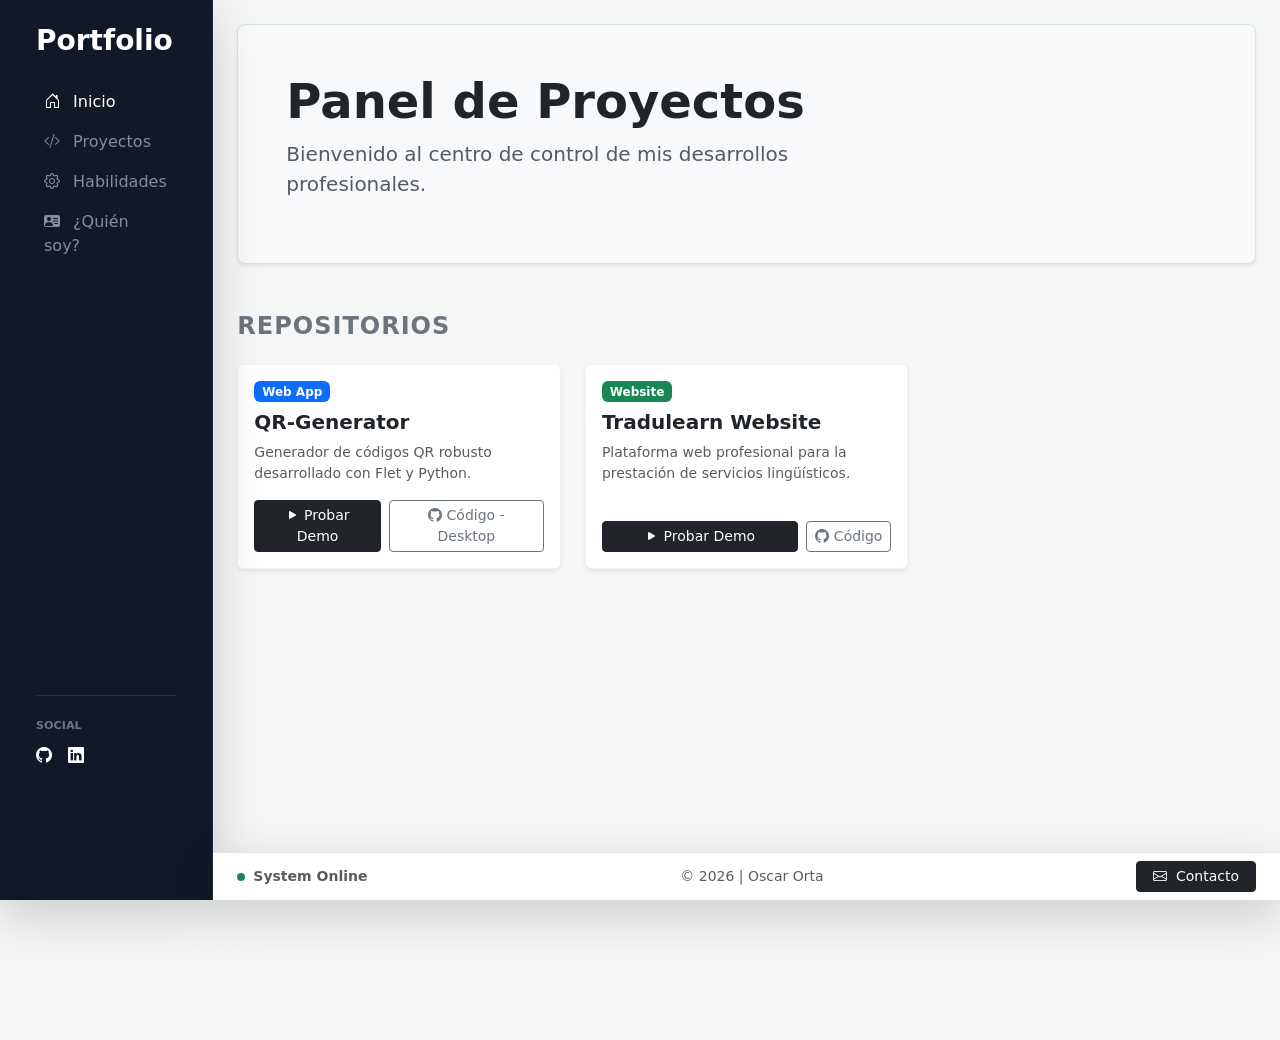
<file: index.html>
<!DOCTYPE html>
<html lang="es">
<head>
    <meta charset="UTF-8">
    <meta name="viewport" content="width=device-width, initial-scale=1.0">
    <title>Mi Portafolio | Desarrollador</title>
    <link href="https://cdn.jsdelivr.net/npm/bootstrap@5.3.3/dist/css/bootstrap.min.css" rel="stylesheet" integrity="sha384-QWTKZyjpPEjISv5WaRU9OFeRpok6YctnYmDr5pNlyT2bRjXh0JMhjY6hW+ALEwIH" crossorigin="anonymous">
    <link rel="stylesheet" href="https://cdn.jsdelivr.net/npm/bootstrap-icons@1.11.3/font/bootstrap-icons.min.css">
    <link rel="stylesheet" href="styles.css">
</head>
<body>

<nav class="navbar navbar-dark bg-dark d-md-none shadow">
    <div class="container-fluid">
        <span class="navbar-brand mb-0 h1 text-white">Mi Portafolio</span>
        <button class="navbar-toggler" type="button" data-bs-toggle="collapse" data-bs-target="#sidebarMenu" aria-controls="sidebarMenu" aria-expanded="false" aria-label="Toggle navigation">
            <span class="navbar-toggler-icon"></span>
        </button>
    </div>
</nav>

<div class="container-fluid">
    <div class="row">
        <nav id="sidebarMenu" class="col-md-3 col-lg-2 d-md-block bg-dark sidebar collapse overflow-auto shadow-lg" style="height: 100vh; position: fixed; left: 0; top: 0; z-index: 1000;">
            <div class="pt-4 px-3 d-flex flex-column h-100">
                
                <div class="d-md-none d-flex justify-content-end mb-3">
                    <button type="button" class="btn text-white" data-bs-toggle="collapse" data-bs-target="#sidebarMenu">
                        <i class="bi bi-x-lg fs-4"></i>
                    </button>
                </div>

                <h3 class="text-white fw-bold mb-4 px-2 d-none d-md-block">Portfolio</h3>
                
                <ul class="nav flex-column mb-auto">
                    <li class="nav-item">
                        <a class="nav-link text-white active" href="#"><i class="bi bi-house-door me-2"></i> Inicio</a>
                    </li>
                    <li class="nav-item">
                        <a class="nav-link text-white-50" href="#proyectos"><i class="bi bi-code-slash me-2"></i> Proyectos</a>
                    </li>
                    <li class="nav-item">
                        <a class="nav-link text-white-50" href="#habilidades"><i class="bi bi-gear me-2"></i> Habilidades</a>
                    </li>
                    <li class="nav-item">
                        <a class="nav-link text-white-50" target="_blank" href="https://sites.google.com/view/blog-oscar-orta/información"><i class="bi bi-person-vcard-fill me-2"></i> ¿Quién soy?</a>
                    </li>
                </ul>

                <div class="mt-auto pb-5 px-2">
                    <hr class="text-secondary">
                    <small class="text-secondary text-uppercase fw-bold" style="font-size: 0.7rem;">Social</small>
                    <div class="d-flex mt-2 mb-4">
                        <a href="https://github.com/Hugin-Devs" target="_blank" class="text-white me-3"><i class="bi bi-github"></i></a>
                        <a href="#" class="text-white me-3"><i class="bi bi-linkedin"></i></a>
                    </div>
                </div>
            </div>
        </nav>

        <main class="col-md-9 ms-sm-auto col-lg-10 px-md-4 py-4" style="margin-bottom: 80px;">
            <header class="mb-5 p-5 bg-light border rounded-3 shadow-sm">
                <h1 class="display-5 fw-bold text-dark">Panel de Proyectos</h1>
                <p class="col-md-8 fs-5 text-muted text-balance">Bienvenido al centro de control de mis desarrollos profesionales.</p>
            </header>

            <section id="proyectos" class="pb-5">
                <h4 class="mb-4 text-secondary text-uppercase fw-bold" style="letter-spacing: 1px;">Repositorios</h4>
                <div class="row g-4">
                    
                    <div class="col-xl-4 col-md-6">
                        <div class="card border-0 shadow-sm h-100 project-card">
                            <div class="card-body d-flex flex-column">
                                <div class="badge bg-primary mb-2 align-self-start">Web App</div>
                                <h5 class="card-title fw-bold">QR-Generator</h5>
                                <p class="card-text text-muted small">Generador de códigos QR robusto desarrollado con Flet y Python.</p>
                                
                                <div class="mt-auto d-flex gap-2">
                                    <a href="Apps/QR-GENERATOR.html" class="btn btn-sm btn-dark flex-grow-1">
                                        <i class="bi bi-play-fill"></i> Probar Demo
                                    </a>
                                    <a href="https://github.com/Hugin-Devs/QR-GENERATOR" target="_blank" class="btn btn-sm btn-outline-secondary">
                                        <i class="bi bi-github"></i> Código - Desktop
                                    </a>
                                </div>
                            </div>
                        </div>
                    </div>

                    <div class="col-xl-4 col-md-6">
                        <div class="card border-0 shadow-sm h-100 project-card">
                            <div class="card-body d-flex flex-column">
                                <div class="badge bg-success mb-2 align-self-start">Website</div>
                                <h5 class="card-title fw-bold">Tradulearn Website</h5>
                                <p class="card-text text-muted small">Plataforma web profesional para la prestación de servicios lingüísticos.</p>
                                
                                <div class="mt-auto d-flex gap-2">
                                    <a href="Apps/Tradulearn.html" class="btn btn-sm btn-dark flex-grow-1">
                                        <i class="bi bi-play-fill"></i> Probar Demo
                                    </a>
                                    <a href="https://github.com/Hugin-Devs" target="_blank" class="btn btn-sm btn-outline-secondary">
                                        <i class="bi bi-github"></i> Código
                                    </a>
                                </div>
                            </div>
                        </div>
                    </div>

                </div>
            </section>
        </main>

        <footer class="fixed-bottom bg-white border-top py-2 px-4 shadow-lg d-flex justify-content-between align-items-center footer-custom" style="z-index: 1031;">
            <div class="d-flex align-items-center">
                <span class="badge rounded-pill bg-success me-2" style="width: 8px; height: 8px; padding: 0; display: inline-block;"></span>
                <small class="text-muted fw-bold d-none d-sm-inline">System Online</small>
            </div>
            
            <div class="text-muted text-center">
                <small class="d-block">© 2026 | Oscar Orta</small>
            </div>

            <div>
                <a href="mailto:ing.oorta+contacto@gmail.com" class="btn btn-sm btn-dark px-3">
                    <i class="bi bi-envelope me-1"></i> Contacto
                </a>
            </div>
        </footer>
    </div>
</div>

    <script src="https://cdn.jsdelivr.net/npm/bootstrap@5.3.3/dist/js/bootstrap.bundle.min.js" integrity="sha384-YvpcrYf0tY3lHB60NNkmXc5s9fDVZLESaAA55NDzOxhy9GkcIdslK1eN7N6jIeHz" crossorigin="anonymous"></script>
    
    <script>
        document.addEventListener('DOMContentLoaded', function() {
            const sidebar = document.getElementById('sidebarMenu');
            const navLinks = document.querySelectorAll('.nav-link');
            const bsCollapse = new bootstrap.Collapse(sidebar, { toggle: false });

            // Cerrar menú al hacer clic en un enlace (solo en móvil)
            navLinks.forEach(link => {
                link.addEventListener('click', () => {
                    if (window.innerWidth < 768 && sidebar.classList.contains('show')) {
                        bsCollapse.hide();
                    }
                });
            });
        });
    </script>
</body>
</html>
</file>
<file: styles.css>
.hero-section {
    padding: 100px 0;
    background-color: #f8f9fa;
}

.project-card:hover {
    transform: translateY(-5px);
    transition: 0.3s;
}

body {
    /* Añadimos espacio abajo para que el footer fijo no tape el contenido */
    padding-bottom: 60px; 
}

/* Ajuste para que el sidebar también respete el footer si es necesario */
#sidebarMenu {
    padding-bottom: 60px;
}

/* Media query para pantallas grandes (Escritorio) */
@media (min-width: 768px) {
    .footer-custom {
        /* El footer medirá el 100% menos las columnas del sidebar (col-md-3 es aprox 25%) */
        width: calc(100% - 25%); 
        left: 25%; /* Se desplaza justo donde termina el sidebar */
    }
}

/* Ajuste para pantallas muy grandes (col-lg-2 es aprox 16.66%) */
@media (min-width: 992px) {
    .footer-custom {
        width: calc(100% - 16.666667%);
        left: 16.666667%;
    }
}

/* En móviles, el footer ocupa todo el ancho */
@media (max-width: 767.98px) {
    .footer-custom {
        width: 100%;
        left: 0;
    }
}

.visor-wrapper {
    background: #e9ecef;
    border-radius: 12px;
    padding: 10px;
    box-shadow: inset 0 0 10px rgba(0,0,0,0.1);
}

.iframe-container {
    height: 600px; /* Alto fijo para que se vea como una pantalla */
    background: white;
    border-radius: 8px;
    overflow: hidden;
    border: 2px solid #dee2e6;
}

iframe {
    width: 100%;
    height: 100%;
    border: none;
}

/* 1. Fondo general de la aplicación */
body {
    background-color: #f4f7f6; /* Un gris muy claro con un toque azul/verde para contraste */
    padding-bottom: 60px; /* Espacio para el footer */
}

/* 2. Ajuste del Contenido Principal (donde están las tarjetas) */
main {
    background-color: #f4f7f6; 
    min-height: 100vh;
}

/* 3. Sidebar - Negro Profundo */
#sidebarMenu {
    background-color: #111827 !important; /* Un tono "Dark Slate" muy profesional */
    border-right: 1px solid #1f2937;
}

/* 4. Tarjetas - Blanco Puro para que "salten" a la vista */
.project-card {
    background-color: #ffffff;
    border: 1px solid rgba(0,0,0,0.05) !important;
    transition: all 0.3s ease;
}

/* 5. Hover de las tarjetas para dar dinamismo */
.project-card:hover {
    transform: translateY(-10px);
    box-shadow: 0 1rem 3rem rgba(0,0,0,0.175) !important;
}

/* Ajuste opcional: si quieres el fondo oscuro tipo DARK MODE */
/* body {
    background-color: #1a1a1a;
    color: #ffffff;
}
*/
</file>
